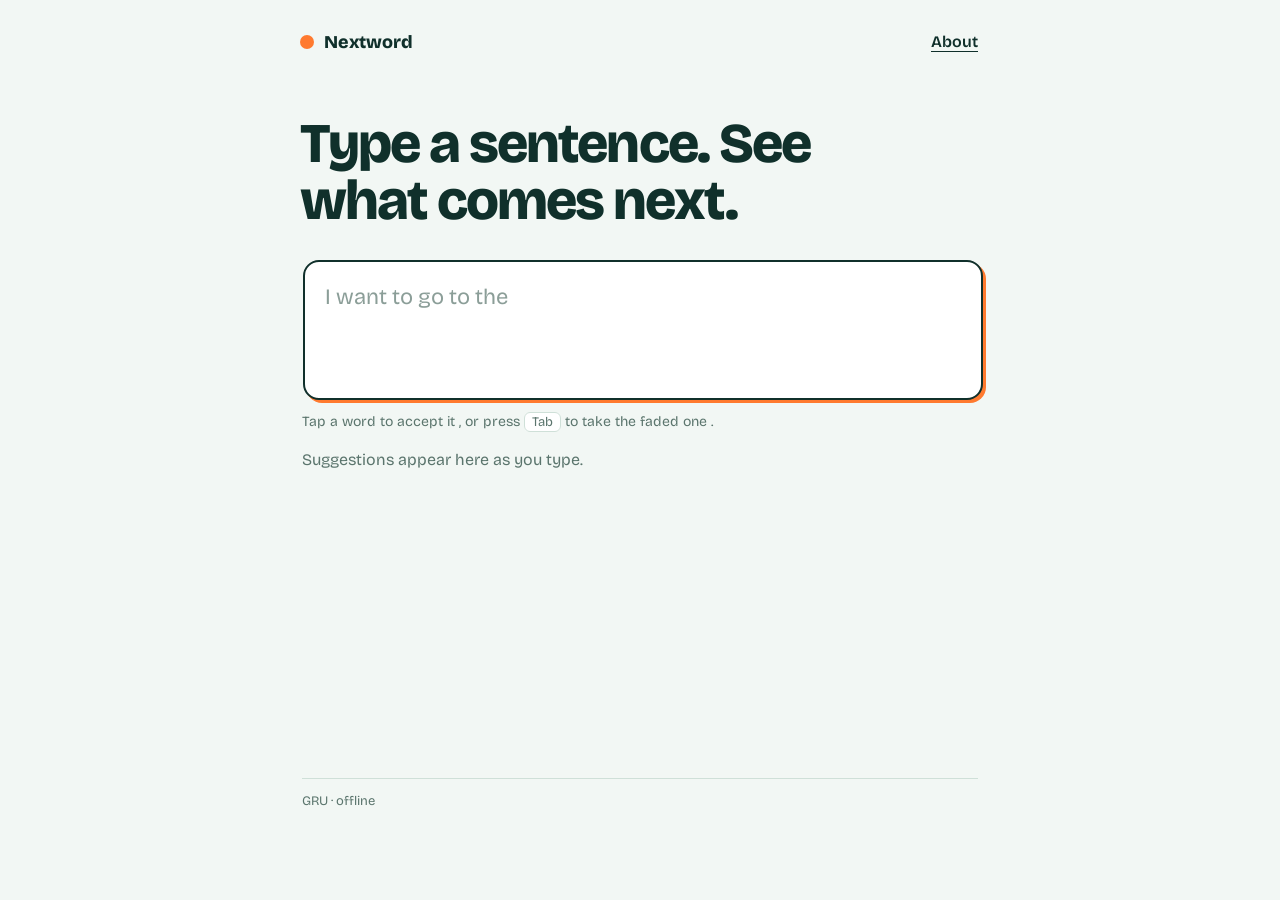
<file: frontend/index.html>
<!-- 
<!doctype html>
<html lang="en">
<head>
  <meta charset="utf-8">
  <meta name="viewport" content="width=device-width, initial-scale=1, viewport-fit=cover">
  <meta name="theme-color" content="#f2f7f4">
  <title>Next Word Predictor</title>
  <meta name="description" content="Type a sentence and see the words a GRU language model thinks come next.">

  <link rel="preconnect" href="https://fonts.googleapis.com">
  <link rel="preconnect" href="https://fonts.gstatic.com" crossorigin>
  <link href="https://fonts.googleapis.com/css2?family=Bricolage+Grotesque:wght@400;500;600;800&display=swap" rel="stylesheet">

  <link rel="stylesheet" href="style.css">
</head>

<body>
  <div class="wrap">
    <header class="top">
      <span class="brand">Nextword</span>
      <button id="aboutBtn" class="link-btn" type="button">About</button>
    </header>

    <main>
      <h1>Type a sentence. See what comes next.</h1>

      <label class="sr-only" for="editor">Your text</label>

      <div class="field">
        <div id="mirror" class="mirror" aria-hidden="true"></div>

        <textarea
          id="editor"
          rows="3"
          maxlength="500"
          placeholder="I want to go to the"
          autofocus
          spellcheck="false"
          autocomplete="off"
        ></textarea>
      </div>

      <p class="hint">
        Tap a word to accept it
        <span class="tab-only">, or press <kbd>Tab</kbd> to take the faded one</span>.
      </p>

      <div
        id="list"
        class="list"
        role="listbox"
        aria-label="Suggested words"
        aria-live="polite"
      >
        <p class="msg">Suggestions appear here as you type.</p>
      </div>

      <p class="status" id="status">GRU</p>
    </main>
  </div>

  <dialog id="about" aria-labelledby="about-title">
    <h2 id="about-title">About</h2>

    <p>
      Nextword suggests the next word as you type, like a phone keyboard.
      A GRU neural network trained on blogs, news and tweets from the
      SwiftKey corpus ranks the most likely words.
    </p>

    <p>
      If you stop in the middle of a word, it suggests ways to finish it instead.
    </p>

    <p>
      <a
        href="https://github.com/Subinthapa2092/next-word-prediction"
        target="_blank"
        rel="noopener"
      >
        See the code on GitHub
      </a>
    </p>

    <button id="aboutClose" type="button">Close</button>
  </dialog>

  Render backend -->
  <!-- <script>
    window.API_BASE = "https://next-word-prediction-f3tv.onrender.com";
  </script>

  <script src="app.js" defer></script>
</body>
</html> -->
<!doctype html>
<html lang="en">
<head>
  <meta charset="utf-8">
  <meta name="viewport" content="width=device-width, initial-scale=1, viewport-fit=cover">

  <meta name="theme-color" content="#f2f7f4">

  <title>Next Word Predictor</title>

  <meta
    name="description"
    content="Type a sentence and see what comes next with a live GRU-powered next-word predictor."
  >

  <!-- Social / WhatsApp preview -->
  <meta property="og:title" content="Next Word Predictor">
  <meta
    property="og:description"
    content="Try the live next-word predictor and see what word comes next."
  >
  <meta
    property="og:url"
    content="https://next-word-prediction-frontend.vercel.app/"
  >
  <meta property="og:type" content="website">

  <link rel="preconnect" href="https://fonts.googleapis.com">
  <link rel="preconnect" href="https://fonts.gstatic.com" crossorigin>

  <link
    href="https://fonts.googleapis.com/css2?family=Bricolage+Grotesque:wght@400;500;600;800&display=swap"
    rel="stylesheet"
  >

  <link rel="stylesheet" href="style.css">
</head>

<body>
  <div class="wrap">
    <header class="top">
      <span class="brand">Nextword</span>
      <button id="aboutBtn" class="link-btn" type="button">About</button>
    </header>

    <main>
      <h1>Type a sentence. See what comes next.</h1>

      <label class="sr-only" for="editor">Your text</label>

      <div class="field">
        <div id="mirror" class="mirror" aria-hidden="true"></div>

        <textarea
          id="editor"
          rows="3"
          maxlength="500"
          placeholder="I want to go to the"
          autofocus
          spellcheck="false"
          autocomplete="off"
        ></textarea>
      </div>

      <p class="hint">
        Tap a word to accept it
        <span class="tab-only">
          , or press <kbd>Tab</kbd> to take the faded one
        </span>.
      </p>

      <div
        id="list"
        class="list"
        role="listbox"
        aria-label="Suggested words"
        aria-live="polite"
      >
        <p class="msg">Suggestions appear here as you type.</p>
      </div>

      <p class="status" id="status">GRU</p>
    </main>
  </div>

  <dialog id="about" aria-labelledby="about-title">
    <h2 id="about-title">About</h2>

    <p>
      Nextword suggests the next word as you type, like a phone keyboard.
      A GRU neural network trained on blogs, news and tweets from the
      SwiftKey corpus ranks the most likely words.
    </p>

    <p>
      If you stop in the middle of a word, it suggests ways to finish it instead.
    </p>

    <p>
      <a
        href="https://github.com/Subinthapa2092/next-word-prediction"
        target="_blank"
        rel="noopener"
      >
        See the code on GitHub
      </a>
    </p>

    <button id="aboutClose" type="button">Close</button>
  </dialog>

  <!-- Render backend -->
  <script>
    window.API_BASE = "https://next-word-prediction-f3tv.onrender.com";
  </script>

  <script src="app.js" defer></script>
</body>
</html>
</file>
<file: frontend/style.css>
:root {
  --paper: #f2f7f4; --surface: #ffffff; --ink: #10302b; --muted: #5b756d; --line: #cfe0d8;
  --accent: #ff7a2f; --track: #dbe8e1; --fill: #8fb3a3;
  --font: "Bricolage Grotesque", system-ui, -apple-system, "Segoe UI", sans-serif;
}
:root:not([data-theme="light"]) { color-scheme: light dark; }
@media (prefers-color-scheme: dark) {
  :root:not([data-theme="light"]) {
    --paper: #0d1f1c; --surface: #132a26; --ink: #e4f1eb; --muted: #8fb0a5; --line: #23413a;
    --accent: #ff9150; --track: #1c3832; --fill: #4f7b6c;
  }
}
* { box-sizing: border-box; }
html, body { margin: 0; }
body { min-height: 100%; background: var(--paper); color: var(--ink); font-family: var(--font); -webkit-font-smoothing: antialiased; }
.sr-only { position: absolute; width: 1px; height: 1px; overflow: hidden; clip: rect(0 0 0 0); white-space: nowrap; }
button { font-family: inherit; color: inherit; }
:focus-visible { outline: 3px solid var(--accent); outline-offset: 3px; }

.wrap { max-width: 720px; margin: 0 auto; padding: calc(24px + env(safe-area-inset-top, 0px)) 20px calc(48px + env(safe-area-inset-bottom, 0px)); }
.top { display: flex; align-items: center; justify-content: space-between; }
.brand { display: inline-flex; align-items: center; gap: 10px; font-size: 18px; font-weight: 800; letter-spacing: -0.01em; }
.brand::before { content: ""; width: 14px; height: 14px; border-radius: 50%; background: var(--accent); }
.link-btn { padding: 8px 2px; border: 0; background: none; font-size: 16px; font-weight: 600; text-decoration: underline; text-underline-offset: 4px; cursor: pointer; }

h1 { max-width: 15ch; margin: 56px 0 28px; font-size: clamp(34px, 8vw, 56px); line-height: 1.02; font-weight: 800; letter-spacing: -0.035em; }

/* editor with the faded top suggestion drawn after the typed text */
.field { position: relative; background: var(--surface); border: 2px solid var(--ink); border-radius: 16px; box-shadow: 6px 6px 0 var(--accent); transition: box-shadow .15s, transform .15s; }
.field:focus-within { box-shadow: 3px 3px 0 var(--accent); transform: translate(3px, 3px); }
.mirror, #editor {
  display: block; width: 100%; margin: 0; padding: 20px; border: 0; border-radius: 14px;
  font: 500 22px/1.45 var(--font); letter-spacing: normal; white-space: pre-wrap; overflow-wrap: break-word; word-break: normal;
}
.mirror { position: absolute; inset: 0; overflow: hidden; color: transparent; pointer-events: none; }
.ghost { color: var(--accent); opacity: .7; }
#editor { position: relative; min-height: 132px; background: transparent; color: var(--ink); caret-color: var(--accent); resize: none; overflow: hidden; }
#editor:focus { outline: none; }
#editor::placeholder { color: var(--muted); opacity: .7; font-weight: 400; }
.hint { margin: 16px 2px 0; color: var(--muted); font-size: 14px; }
kbd { padding: 1px 7px; border: 1px solid var(--line); border-radius: 6px; background: var(--surface); font: inherit; font-size: 13px; }

/* ranked suggestions: word, relative bar, probability */
.list { margin-top: 20px; min-height: 300px; }
.msg { margin: 16px 2px; color: var(--muted); font-size: 16px; }
.msg.error { color: #c2410c; }
.row { display: grid; grid-template-columns: minmax(84px, 32%) 1fr 52px; align-items: center; gap: 16px; width: 100%; padding: 14px 6px; border: 0; border-bottom: 1px solid var(--line); background: none; text-align: left; font-size: 21px; font-weight: 600; cursor: pointer; }
.row:hover { background: color-mix(in srgb, var(--accent) 9%, transparent); }
.row .word { overflow-wrap: anywhere; }
.track { display: block; height: 10px; border-radius: 5px; background: var(--track); overflow: hidden; }
.bar { display: block; height: 100%; border-radius: 5px; background: var(--fill); transition: width .3s ease; }
.row.top .bar { background: var(--accent); }
.row.top .word { font-weight: 800; }
.pct { color: var(--muted); font-size: 15px; font-weight: 500; text-align: right; font-variant-numeric: tabular-nums; }

.status { margin: 28px 2px 0; padding-top: 14px; border-top: 1px solid var(--line); color: var(--muted); font-size: 13px; }

dialog { width: calc(100% - 32px); max-width: 440px; padding: 24px; border: 2px solid var(--ink); border-radius: 16px; background: var(--surface); color: var(--ink); box-shadow: 6px 6px 0 var(--accent); }
dialog::backdrop { background: rgba(0, 0, 0, .45); }
dialog h2 { margin: 0 0 12px; font-size: 24px; font-weight: 800; letter-spacing: -0.02em; }
dialog p { margin: 0 0 12px; line-height: 1.55; font-size: 16px; }
dialog a { color: inherit; text-underline-offset: 3px; }
#aboutClose { display: block; margin: 16px 0 0 auto; padding: 10px 18px; border: 2px solid var(--ink); border-radius: 10px; background: var(--ink); color: var(--surface); font-size: 15px; font-weight: 600; cursor: pointer; }

@media (max-width: 520px) {
  .wrap { padding-left: 16px; padding-right: 16px; }
  h1 { margin: 40px 0 22px; }
  .mirror, #editor { font-size: 20px; padding: 16px; }
  .row { grid-template-columns: minmax(72px, 36%) 1fr 46px; gap: 12px; font-size: 19px; }
}
@media (hover: none) { .tab-only { display: none; } }
@media (prefers-reduced-motion: reduce) { * { transition: none !important; } }
</file>
